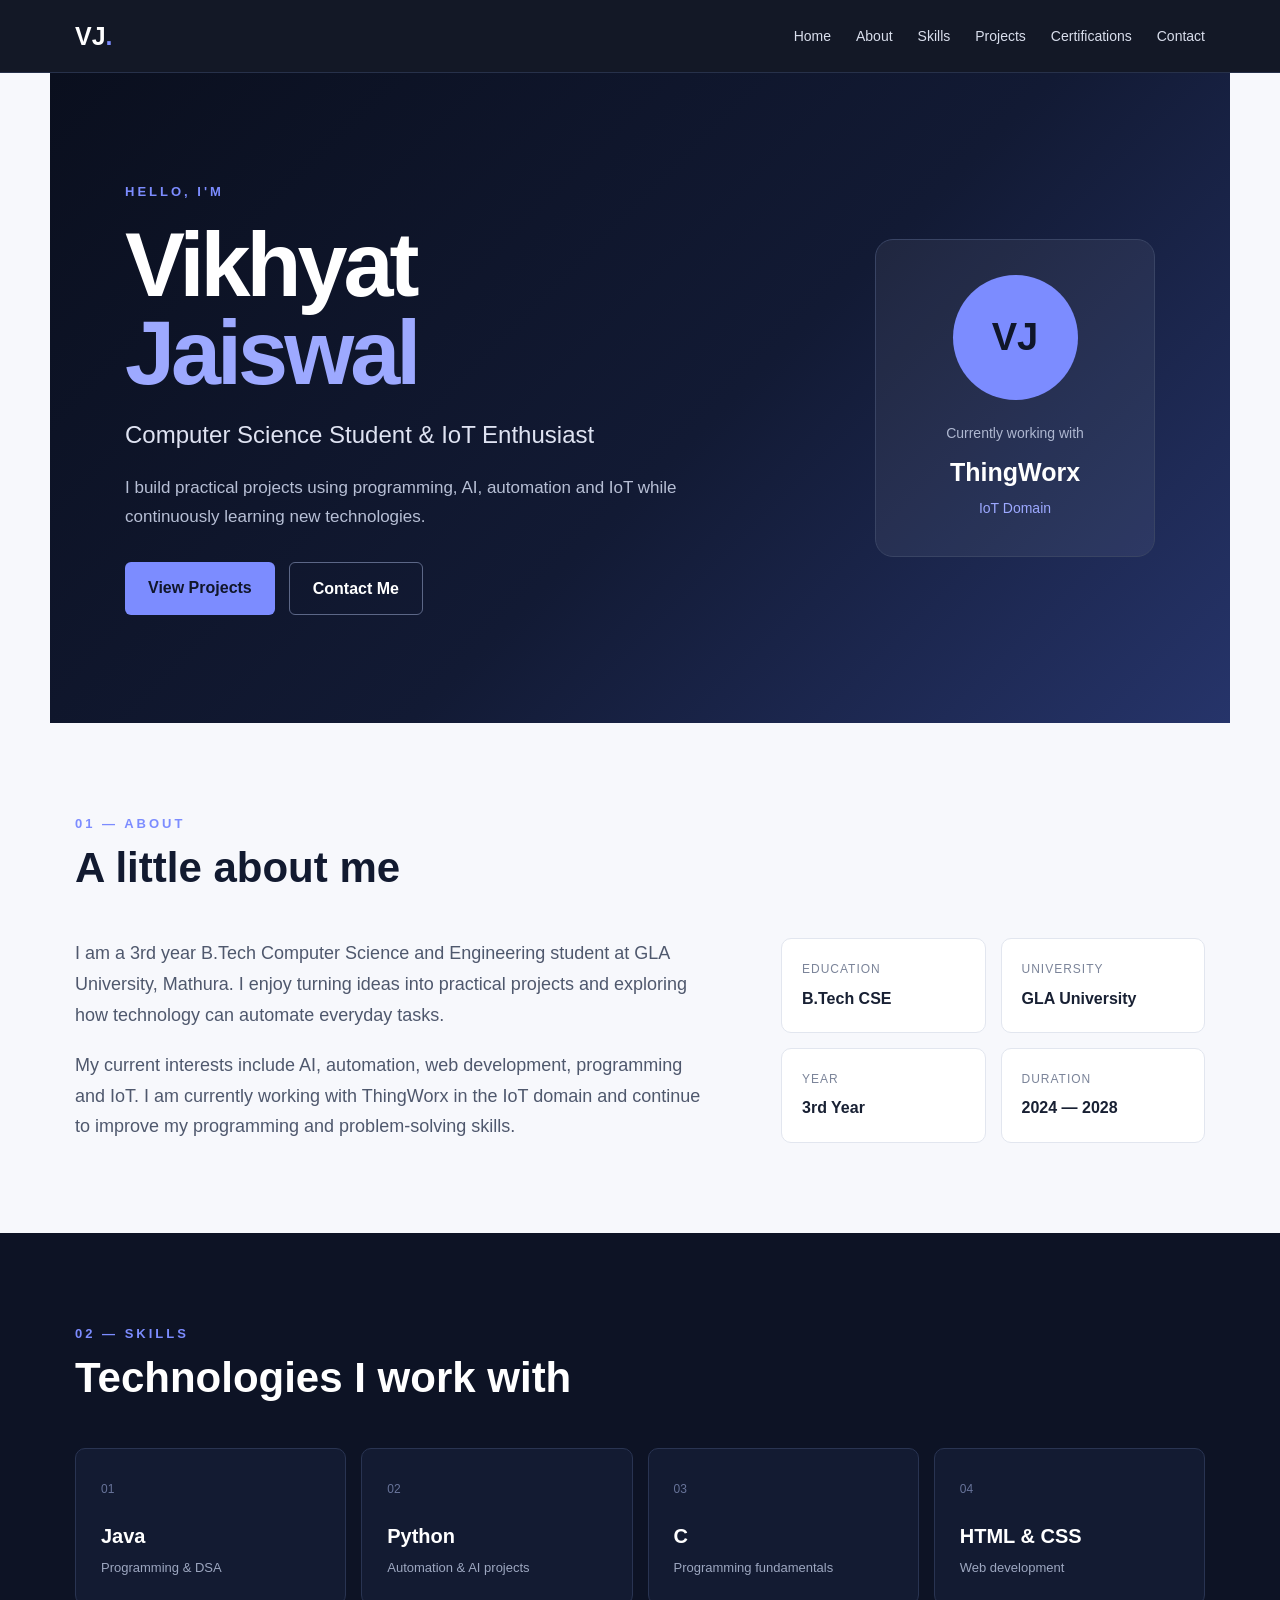
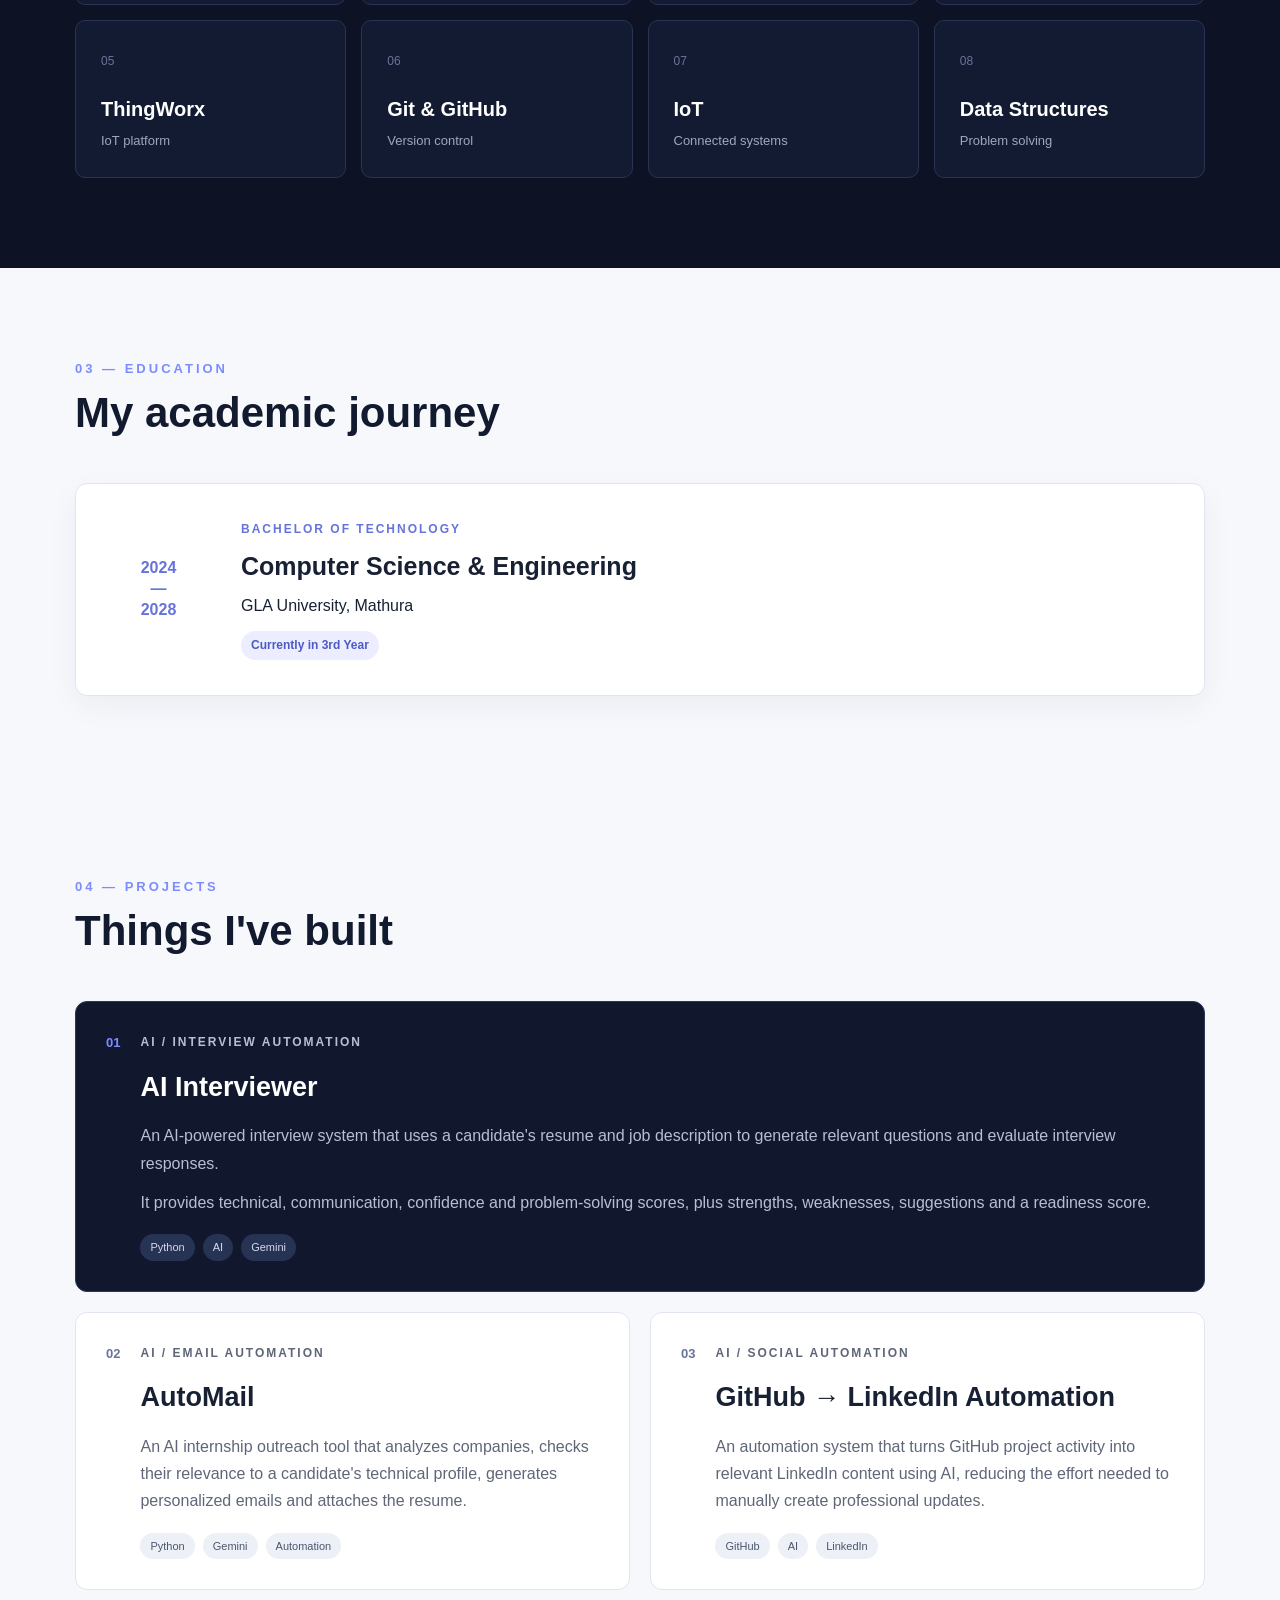
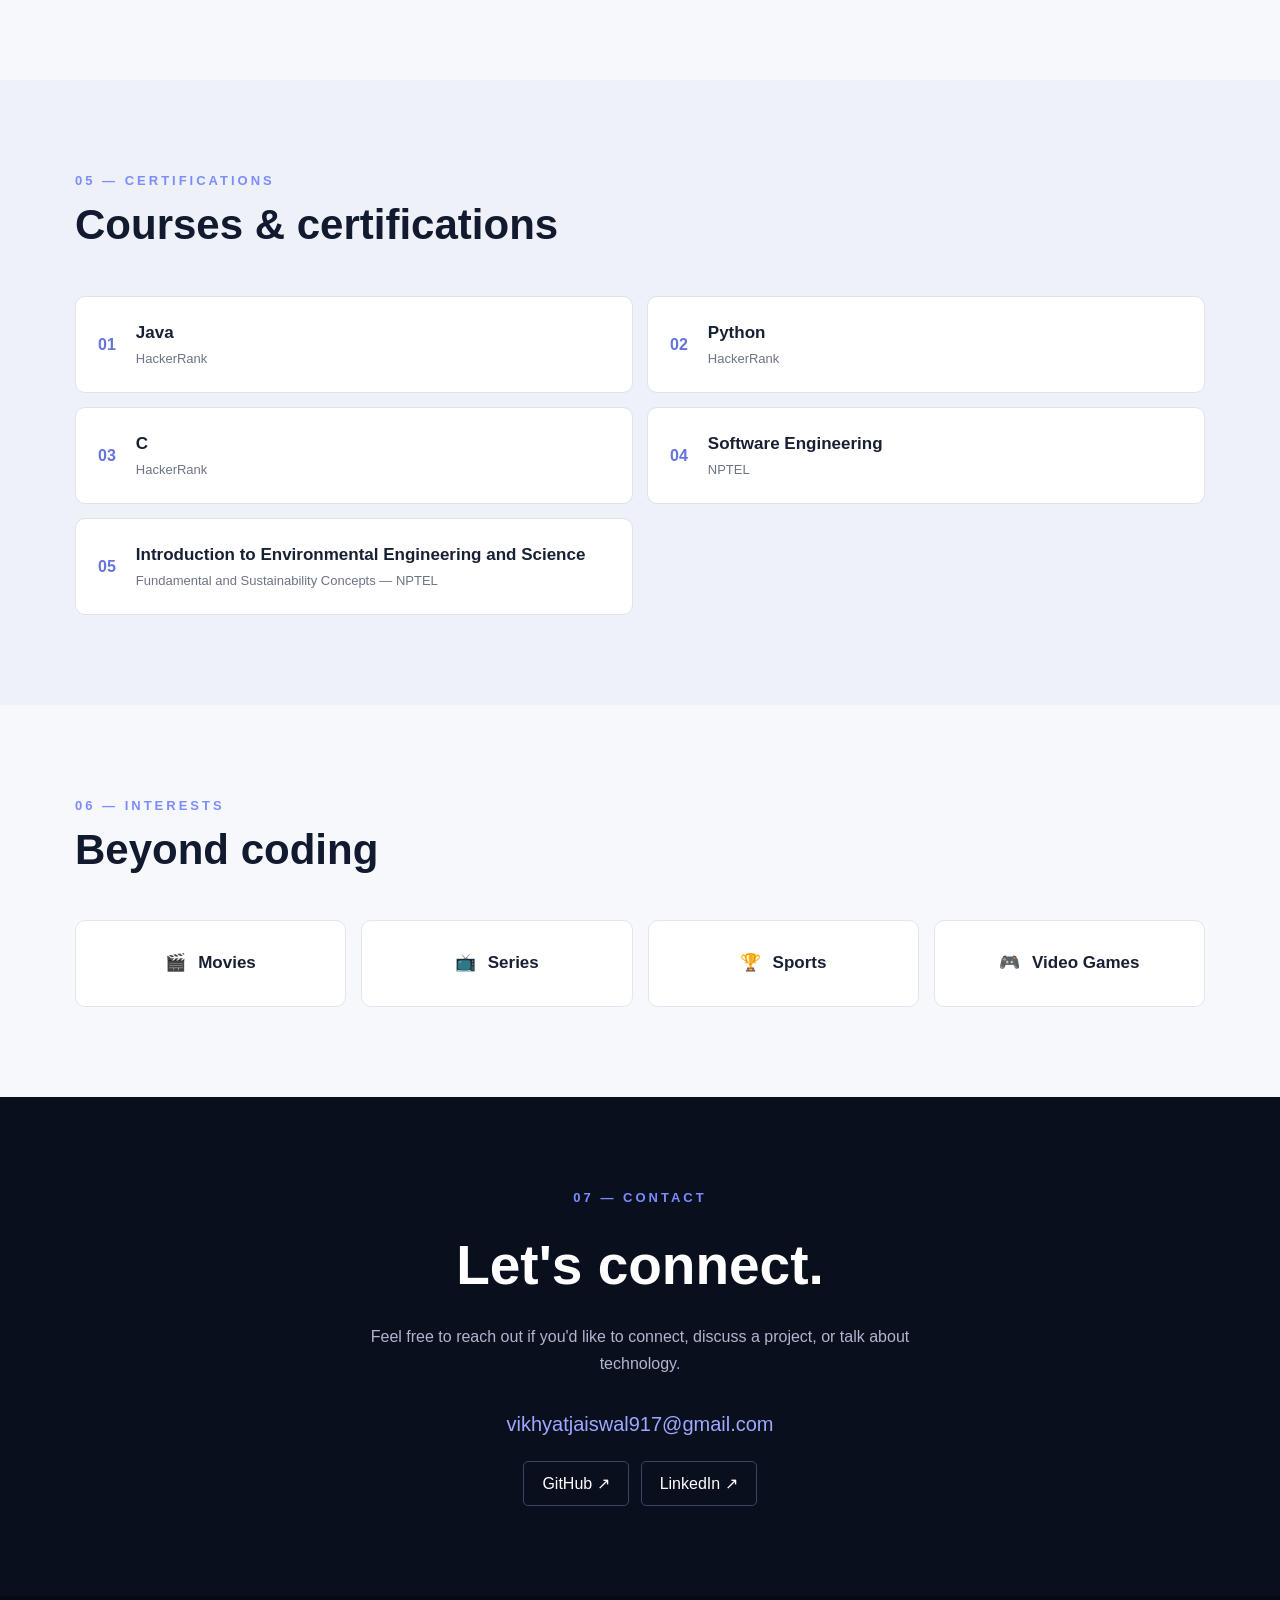
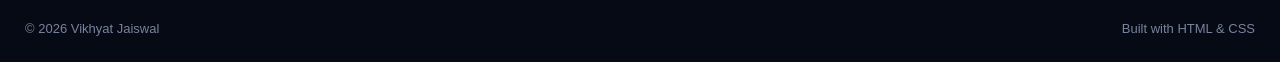
<file: index.html>
<!DOCTYPE html>
<html lang="en">
<head>
    <meta charset="UTF-8">
    <meta name="viewport" content="width=device-width, initial-scale=1.0">
    <title>Vikhyat Jaiswal | Portfolio</title>
    <link rel="stylesheet" href="style.css">
</head>
<body>

<header>
    <nav class="navbar">
        <a href="#home" class="logo">VJ<span>.</span></a>

        <ul class="nav-links">
            <li><a href="#home">Home</a></li>
            <li><a href="#about">About</a></li>
            <li><a href="#skills">Skills</a></li>
            <li><a href="#projects">Projects</a></li>
            <li><a href="#certifications">Certifications</a></li>
            <li><a href="#contact">Contact</a></li>
        </ul>
    </nav>
</header>

<main>

<section id="home" class="hero">
    <div class="hero-content">
        <p class="eyebrow">HELLO, I'M</p>
        <h1>Vikhyat<br><span>Jaiswal</span></h1>
        <h2>Computer Science Student &amp; IoT Enthusiast</h2>
        <p class="hero-text">
            I build practical projects using programming, AI, automation
            and IoT while continuously learning new technologies.
        </p>

        <div class="hero-buttons">
            <a href="#projects" class="btn primary-btn">View Projects</a>
            <a href="#contact" class="btn secondary-btn">Contact Me</a>
        </div>
    </div>

    <div class="hero-card">
        <div class="circle">VJ</div>
        <p>Currently working with</p>
        <h3>ThingWorx</h3>
        <span>IoT Domain</span>
    </div>
</section>

<section id="about">
    <p class="section-label">01 — ABOUT</p>
    <h2 class="section-heading">A little about me</h2>

    <div class="about-grid">
        <div class="about-text">
            <p>
                I am a 3rd year B.Tech Computer Science and Engineering student
                at GLA University, Mathura. I enjoy turning ideas into practical
                projects and exploring how technology can automate everyday tasks.
            </p>
            <p>
                My current interests include AI, automation, web development,
                programming and IoT. I am currently working with ThingWorx in
                the IoT domain and continue to improve my programming and
                problem-solving skills.
            </p>
        </div>

        <div class="quick-info">
            <div>
                <span>Education</span>
                <strong>B.Tech CSE</strong>
            </div>
            <div>
                <span>University</span>
                <strong>GLA University</strong>
            </div>
            <div>
                <span>Year</span>
                <strong>3rd Year</strong>
            </div>
            <div>
                <span>Duration</span>
                <strong>2024 — 2028</strong>
            </div>
        </div>
    </div>
</section>

<section id="skills" class="dark-section">
    <p class="section-label">02 — SKILLS</p>
    <h2 class="section-heading">Technologies I work with</h2>

    <div class="skills-grid">
        <div class="skill-card"><span>01</span><h3>Java</h3><p>Programming &amp; DSA</p></div>
        <div class="skill-card"><span>02</span><h3>Python</h3><p>Automation &amp; AI projects</p></div>
        <div class="skill-card"><span>03</span><h3>C</h3><p>Programming fundamentals</p></div>
        <div class="skill-card"><span>04</span><h3>HTML &amp; CSS</h3><p>Web development</p></div>
        <div class="skill-card"><span>05</span><h3>ThingWorx</h3><p>IoT platform</p></div>
        <div class="skill-card"><span>06</span><h3>Git &amp; GitHub</h3><p>Version control</p></div>
        <div class="skill-card"><span>07</span><h3>IoT</h3><p>Connected systems</p></div>
        <div class="skill-card"><span>08</span><h3>Data Structures</h3><p>Problem solving</p></div>
    </div>
</section>

<section id="education">
    <p class="section-label">03 — EDUCATION</p>
    <h2 class="section-heading">My academic journey</h2>

    <div class="timeline-card">
        <div class="year">2024<br>—<br>2028</div>
        <div>
            <p class="card-label">BACHELOR OF TECHNOLOGY</p>
            <h3>Computer Science &amp; Engineering</h3>
            <p>GLA University, Mathura</p>
            <span class="current-badge">Currently in 3rd Year</span>
        </div>
    </div>
</section>

<section id="projects">
    <p class="section-label">04 — PROJECTS</p>
    <h2 class="section-heading">Things I've built</h2>

    <div class="projects-grid">
        <article class="project-card featured">
            <div class="project-number">01</div>
            <div class="project-content">
                <p class="project-type">AI / INTERVIEW AUTOMATION</p>
                <h3>AI Interviewer</h3>
                <p>
                    An AI-powered interview system that uses a candidate's resume
                    and job description to generate relevant questions and evaluate
                    interview responses.
                </p>
                <p>
                    It provides technical, communication, confidence and
                    problem-solving scores, plus strengths, weaknesses,
                    suggestions and a readiness score.
                </p>
                <div class="tags">
                    <span>Python</span><span>AI</span><span>Gemini</span>
                </div>
            </div>
        </article>

        <article class="project-card">
            <div class="project-number">02</div>
            <div class="project-content">
                <p class="project-type">AI / EMAIL AUTOMATION</p>
                <h3>AutoMail</h3>
                <p>
                    An AI internship outreach tool that analyzes companies,
                    checks their relevance to a candidate's technical profile,
                    generates personalized emails and attaches the resume.
                </p>
                <div class="tags">
                    <span>Python</span><span>Gemini</span><span>Automation</span>
                </div>
            </div>
        </article>

        <article class="project-card">
            <div class="project-number">03</div>
            <div class="project-content">
                <p class="project-type">AI / SOCIAL AUTOMATION</p>
                <h3>GitHub → LinkedIn Automation</h3>
                <p>
                    An automation system that turns GitHub project activity into
                    relevant LinkedIn content using AI, reducing the effort needed
                    to manually create professional updates.
                </p>
                <div class="tags">
                    <span>GitHub</span><span>AI</span><span>LinkedIn</span>
                </div>
            </div>
        </article>
    </div>
</section>

<section id="certifications" class="soft-section">
    <p class="section-label">05 — CERTIFICATIONS</p>
    <h2 class="section-heading">Courses &amp; certifications</h2>

    <div class="cert-list">
        <div class="cert-item"><span>01</span><div><h3>Java</h3><p>HackerRank</p></div></div>
        <div class="cert-item"><span>02</span><div><h3>Python</h3><p>HackerRank</p></div></div>
        <div class="cert-item"><span>03</span><div><h3>C</h3><p>HackerRank</p></div></div>
        <div class="cert-item"><span>04</span><div><h3>Software Engineering</h3><p>NPTEL</p></div></div>
        <div class="cert-item"><span>05</span><div><h3>Introduction to Environmental Engineering and Science</h3><p>Fundamental and Sustainability Concepts — NPTEL</p></div></div>
    </div>
</section>

<section id="hobbies">
    <p class="section-label">06 — INTERESTS</p>
    <h2 class="section-heading">Beyond coding</h2>

    <div class="hobbies-grid">
        <div>🎬 <strong>Movies</strong></div>
        <div>📺 <strong>Series</strong></div>
        <div>🏆 <strong>Sports</strong></div>
        <div>🎮 <strong>Video Games</strong></div>
    </div>
</section>

<section id="contact" class="contact-section">
    <p class="section-label">07 — CONTACT</p>
    <h2 class="contact-heading">Let's connect.</h2>
    <p class="contact-text">
        Feel free to reach out if you'd like to connect, discuss a project,
        or talk about technology.
    </p>

    <a class="email-link" href="mailto:vikhyatjaiswal917@gmail.com">
        vikhyatjaiswal917@gmail.com
    </a>

    <div class="social-links">
        <a href="https://github.com/VikhyatJais" target="_blank">GitHub ↗</a>
        <a href="https://www.linkedin.com/in/vikhyat-jaiswal-468528326/" target="_blank">LinkedIn ↗</a>
    </div>
</section>

</main>

<footer>
    <p>© 2026 Vikhyat Jaiswal</p>
    <p>Built with HTML &amp; CSS</p>
</footer>

</body>
</html>
</file>
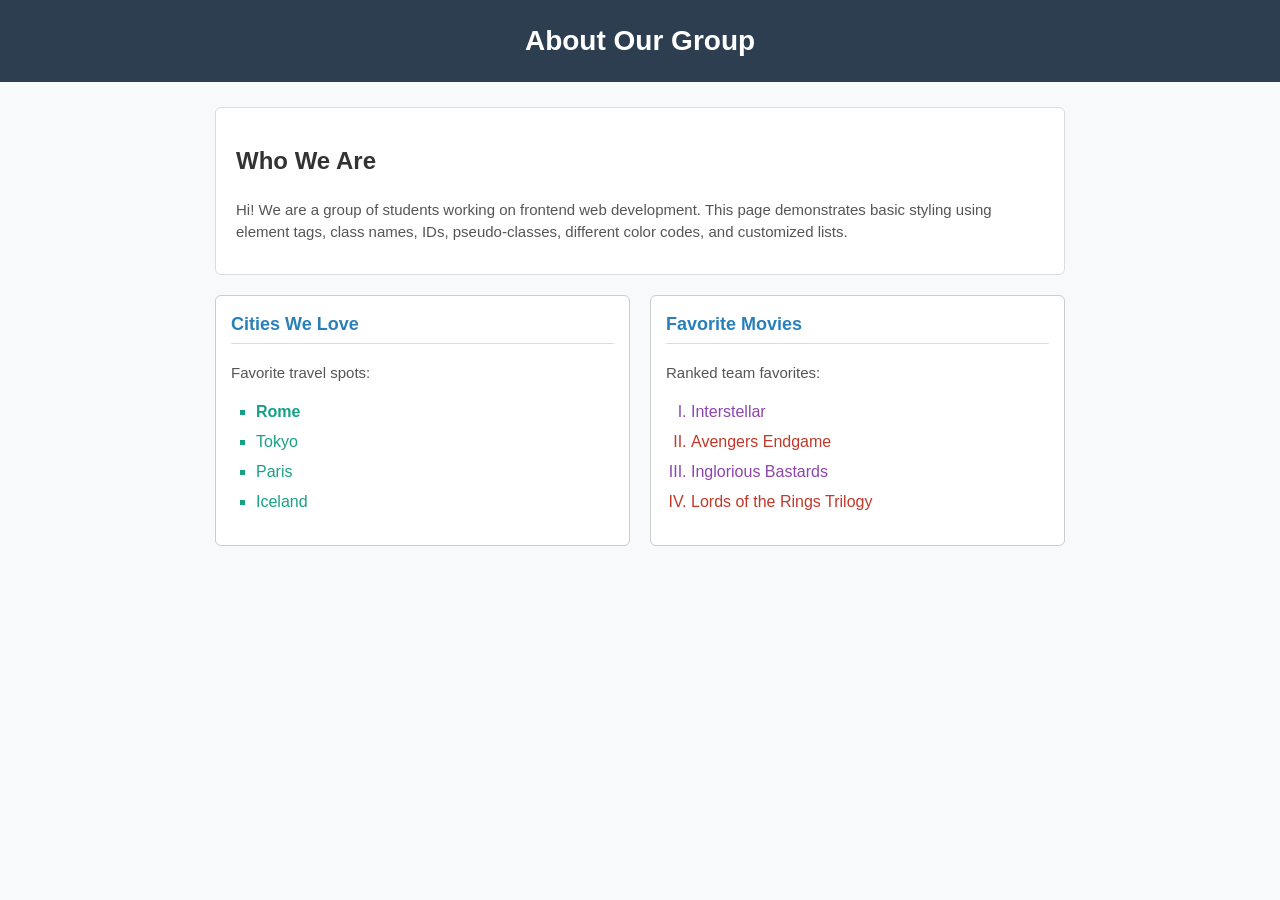
<file: AboutUs.html>
<!DOCTYPE html>
<html lang="en">
<head>
  <meta charset="UTF-8">
  <title>About Us - Web Dev Project</title>
  
  <style>
    body {
      font-family: Arial, Helvetica, sans-serif;
      line-height: 1.5;
      margin: 0;
      padding: 0;
      background-color: #f7f9fa;
      color: #333333;
    }

    header {
      background-color: #2c3e50;
      color: #ffffff;
      text-align: center;
      padding: 20px;
    }

    h1 {
      margin: 0;
      font-size: 28px;
    }

    p {
      font-size: 15px;
      color: #555555;
    }

    #page-wrapper {
      width: 85%;
      max-width: 850px;
      margin: 25px auto;
    }

    #about-intro {
      background-color: #ffffff;
      padding: 15px 20px;
      border: 1px solid #dddddd;
      border-radius: 6px;
      margin-bottom: 20px;
    }

    .list-container {
      display: flex;
      gap: 20px;
      flex-wrap: wrap;
    }

    .info-card {
      flex: 1;
      min-width: 250px;
      background-color: rgb(255, 255, 255);
      border: 1px solid rgb(200, 205, 210);
      padding: 15px;
      border-radius: 6px;
    }

    .heading-style {
      font-size: 18px;
      color: rgb(41, 128, 185);
      margin-top: 0;
      border-bottom: 1px solid rgb(220, 220, 220);
      padding-bottom: 5px;
    }

    ul, ol {
      padding-left: 25px;
      color: #444444;
    }

    li {
      margin-bottom: 6px;
    }

    .city-list {
      list-style-type: square;
    }

    .city-list li {
      color: #16a085;
    }

    .movie-list {
      list-style-type: upper-roman;
    }

    .movie-list li {
      color: rgb(142, 68, 173);
    }

    .info-card:hover {
      background-color: rgb(245, 248, 250);
      border-color: rgb(150, 160, 170);
    }

    .city-list li:first-child {
      font-weight: bold;
    }

    .movie-list li:nth-child(even) {
      color: rgb(192, 57, 43);
    }
  </style>
</head>
<body>

  <header>
    <h1>About Our Group</h1>
    
  </header>

  <div id="page-wrapper">
    
    <div id="about-intro">
      <h2>Who We Are</h2>
      <p>
        Hi! We are a group of students working on frontend web development. This page demonstrates basic styling using element tags, class names, IDs, pseudo-classes, different color codes, and customized lists.
      </p>
    </div>

    <div class="list-container">
      
      <div class="info-card">
        <h3 class="heading-style">Cities We Love</h3>
        <p>Favorite travel spots:</p>
        <ul class="city-list">
          <li>Rome</li>
          <li>Tokyo</li>
          <li>Paris</li>
          <li>Iceland</li>
        </ul>
      </div>

      <div class="info-card">
        <h3 class="heading-style">Favorite Movies</h3>
        <p>Ranked team favorites:</p>
        <ol class="movie-list">
          <li>Interstellar</li>
          <li>Avengers Endgame</li>
          <li>Inglorious Bastards</li>
          <li>Lords of the Rings Trilogy</li>
        </ol>
      </div>

    </div>

  </div>

</body>
</html>
</file>
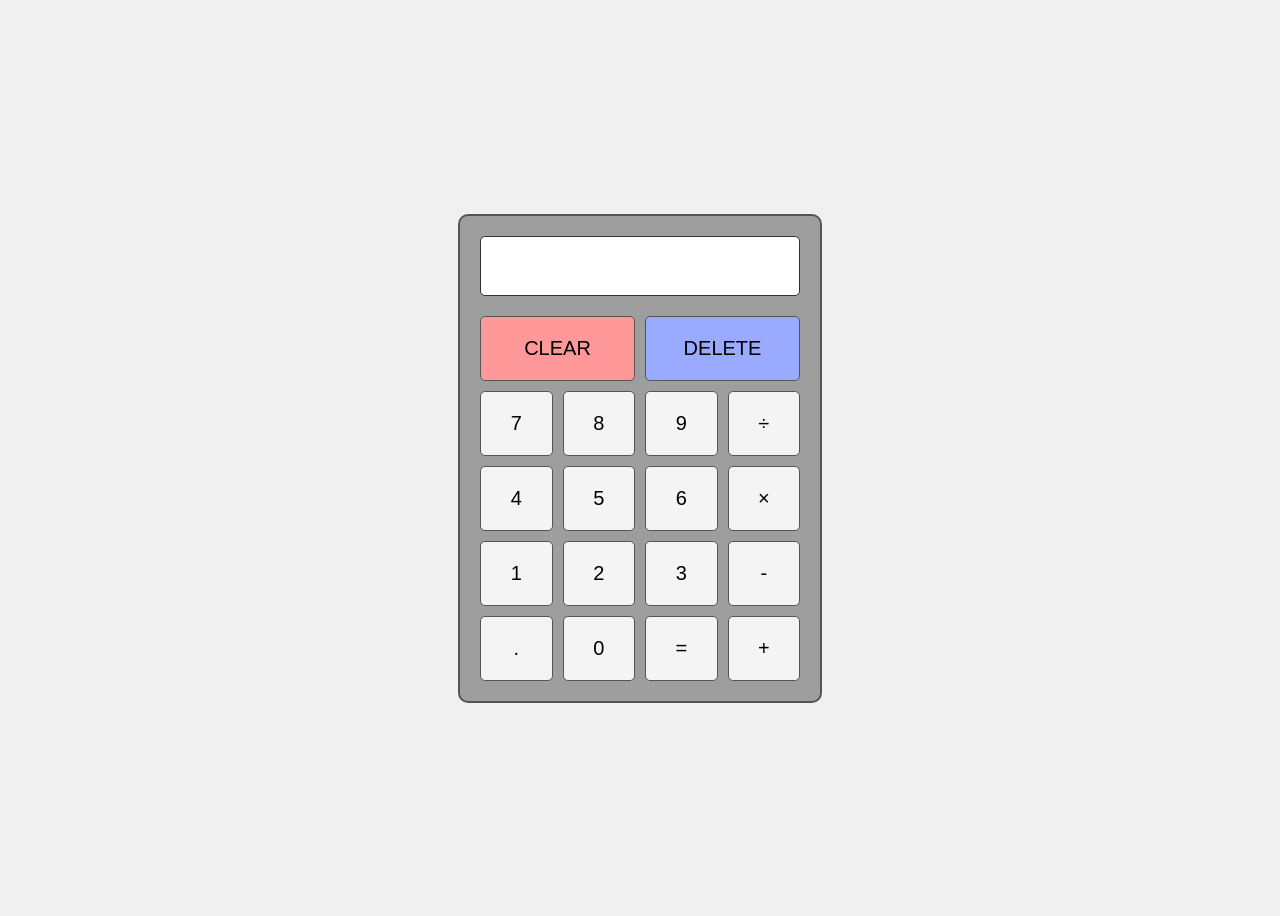
<file: Cal.html>
<!DOCTYPE html>
<html>
<head>
    <title>Basic Calculator</title>
    <style>
        body {
            display: flex;
            justify-content: center;
            align-items: center;
            height: 100vh;
            background-color: #f0f0f0;
            font-family: Arial, sans-serif;
        }
        .calculator {
            background-color: #9e9e9e;
            padding: 20px;
            border-radius: 10px;
            width: 320px;
            border: 2px solid #555;
        }
        #screen {
            width: 100%;
            height: 60px;
            font-size: 30px;
            text-align: right;
            margin-bottom: 20px;
            border-radius: 5px;
            border: 1px solid #333;
            background-color: white;
            box-sizing: border-box; 
            padding: 10px;
        }
        .buttons {
            display: grid;
            grid-template-columns: repeat(4, 1fr);
            gap: 10px;
        }
        button {
            padding: 20px 0;
            font-size: 20px;
            border-radius: 5px;
            border: 1px solid #555;
            background-color: #f4f4f4;
            cursor: pointer;
            transition: 0.2s;
        }

        button:hover {
            background-color: #ddd;
        }

        .span-two {
            grid-column: span 2;
        }

        /* Colors matching your image */
        .clear-btn { background-color: #ff9999; }
        .clear-btn:hover { background-color: #ff7777; }
        
        .delete-btn { background-color: #99aaff; }
        .delete-btn:hover { background-color: #7788ff; }
    </style>
</head>
<body>

    <div class="calculator">
        <!-- The screen where numbers show up -->
        <input type="text" id="screen" disabled>

        <div class="buttons">
            <!-- Row 1 -->
            <button class="span-two clear-btn" onclick="clearScreen()">CLEAR</button>
            <button class="span-two delete-btn" onclick="deleteLast()">DELETE</button>

            <!-- Row 2 -->
            <button onclick="addNumber('7')">7</button>
            <button onclick="addNumber('8')">8</button>
            <button onclick="addNumber('9')">9</button>
            <button onclick="addNumber('/')">÷</button>

            <!-- Row 3 -->
            <button onclick="addNumber('4')">4</button>
            <button onclick="addNumber('5')">5</button>
            <button onclick="addNumber('6')">6</button>
            <button onclick="addNumber('*')">×</button>

            <!-- Row 4 -->
            <button onclick="addNumber('1')">1</button>
            <button onclick="addNumber('2')">2</button>
            <button onclick="addNumber('3')">3</button>
            <button onclick="addNumber('-')">-</button>

            <!-- Row 5 -->
            <button onclick="addNumber('.')">.</button>
            <button onclick="addNumber('0')">0</button>
            <button onclick="calculate()">=</button>
            <button onclick="addNumber('+')">+</button>
        </div>
    </div>

    <script>
        let screen = document.getElementById('screen');

        function addNumber(character) {
            screen.value = screen.value + character;
        }

     
        function clearScreen() {
            screen.value = '';
        }
        function deleteLast() {
            screen.value = screen.value.slice(0, -1);
        }

        function calculate() {
    
    if (screen.value === '') {
        return;
    }

    if (screen.value === '404') {
        screen.value = 'Error Not Found';
        return; 
    }

    screen.value = eval(screen.value);
}
    </script>

</body>
</html>
</file>
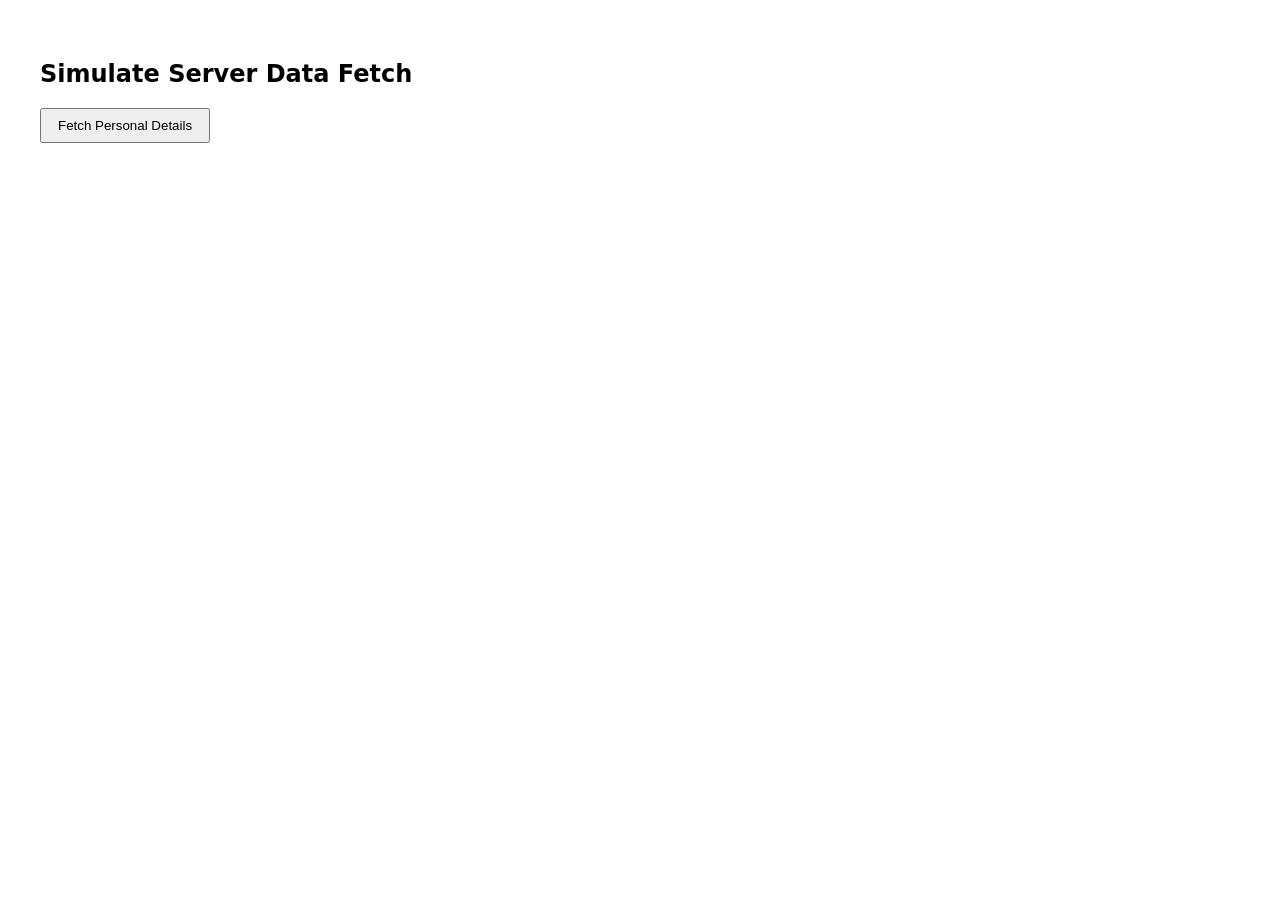
<file: Promises.html>
<!DOCTYPE html>
<html lang="en">
<head>
    <meta charset="UTF-8">
    <meta name="viewport" content="width=device-width, initial-scale=1.0">
    <title>Task 9: Asynchronous Fetch</title>
    <style>
        body { font-family: system-ui, sans-serif; padding: 2rem; }
        button { padding: 8px 16px; cursor: pointer; }
        #output { margin-top: 1rem; padding: 1rem; border: 1px solid #ccc; display: none; line-height: 1.5; }
    </style>
</head>
<body>

    <h2>Simulate Server Data Fetch</h2>
    <button id="fetchBtn">Fetch Personal Details</button>
    <div id="output"></div>

    <script>
        function simulateDataFetch() {
            return new Promise((resolve) => {
                const personalDetails = {
                    name: "Vikhyat Jaiswal",
                    university: "GLA University",
                    major: "Computer Science",
                    location: "Mathura"
                };

                setTimeout(() => {
                    resolve(personalDetails);
                }, 2000);
            });
        }

        document.getElementById('fetchBtn').addEventListener('click', () => {
            const outputDiv = document.getElementById('output');
            outputDiv.style.display = 'block';
            outputDiv.innerText = "Fetching data (2-second delay)...";

            simulateDataFetch().then((data) => {
                outputDiv.innerHTML = `
                    <strong>Name:</strong> ${data.name} <br>
                    <strong>University:</strong> ${data.university} <br>
                    <strong>Major:</strong> ${data.major} <br>
                    <strong>Location:</strong> ${data.location}
                `;
            });
        });
    </script>

</body>
</html>
</file>
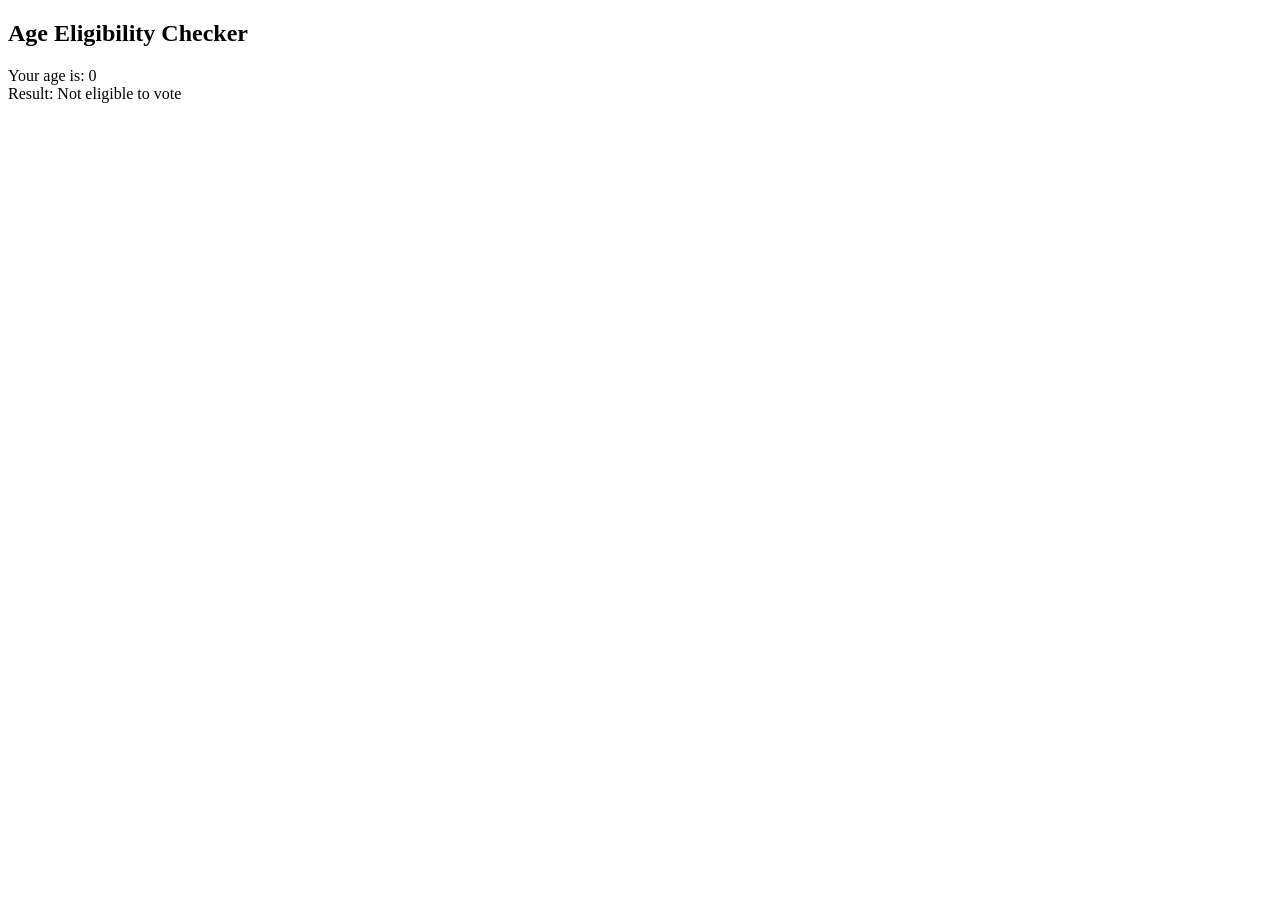
<file: Task5.html>
<!DOCTYPE html>
<html>
<head>
    <title>Age Eligibility Checker</title>
</head>
<body>
    <script>
        
        let age = Number(prompt("Enter your age:"));

        
        if (age >= 18) {
            alert("You are eligible to vote.");
        } else {
            alert("You are not eligible to vote.");
        }

        let result = age >= 18
            ? "Eligible to vote"
            : "Not eligible to vote";

        
        document.write("<h2>Age Eligibility Checker</h2>");
        document.write("Your age is: " + age + "<br>");
        document.write("Result: " + result);
    </script>
</body>
</html>
</file>
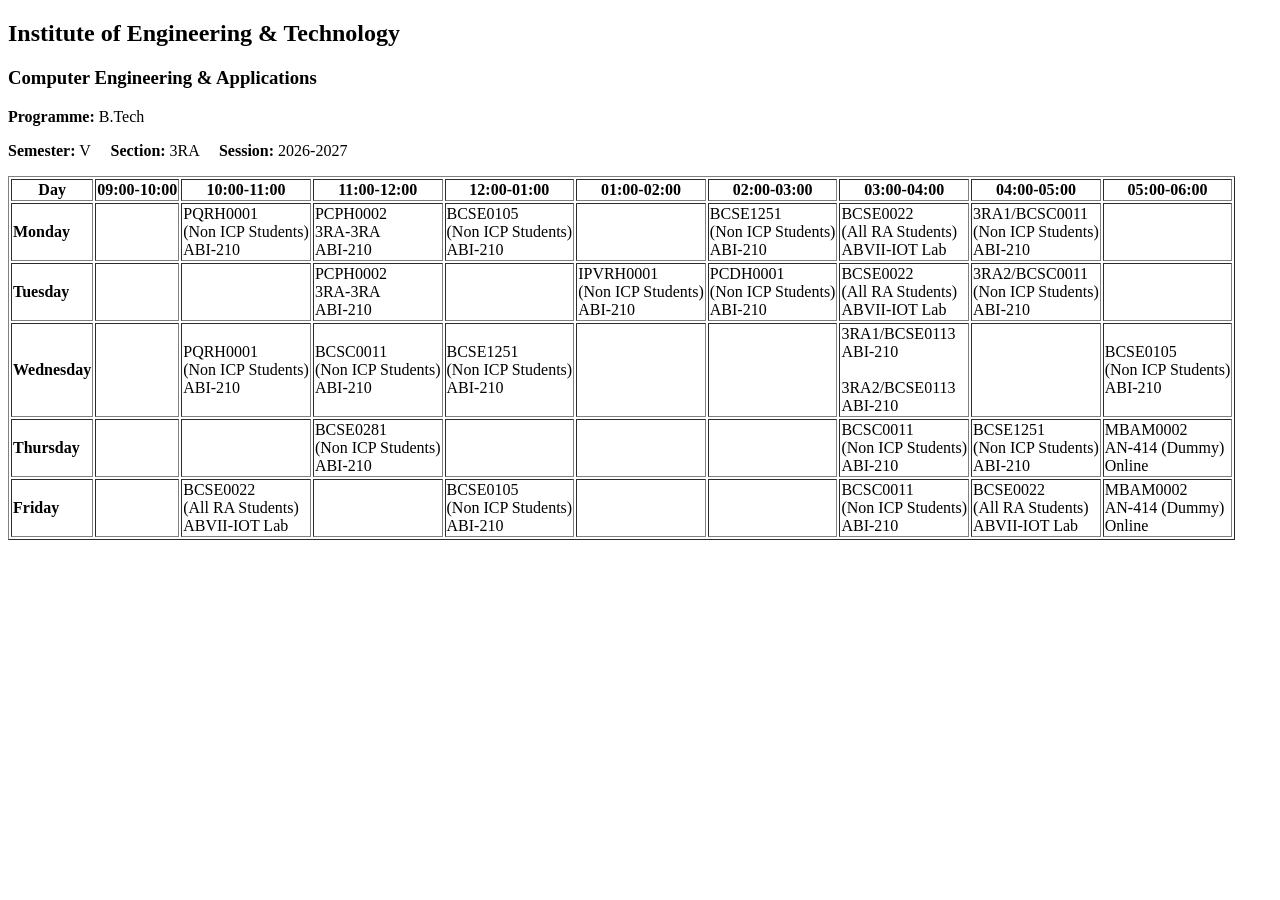
<file: timetable.html>
<!DOCTYPE html>
<html>
<head>
    <title>Academic Timetable</title>
</head>
<body>

    <h2>Institute of Engineering & Technology</h2>
    <h3>Computer Engineering & Applications</h3>

    <p><b>Programme:</b> B.Tech</p>
    <p>
        <b>Semester:</b> V &nbsp;&nbsp;&nbsp;
        <b>Section:</b> 3RA &nbsp;&nbsp;&nbsp;
        <b>Session:</b> 2026-2027
    </p>

    <table border="1">
        <thead>
            <tr>
                <th>Day</th>
                <th>09:00-10:00</th>
                <th>10:00-11:00</th>
                <th>11:00-12:00</th>
                <th>12:00-01:00</th>
                <th>01:00-02:00</th>
                <th>02:00-03:00</th>
                <th>03:00-04:00</th>
                <th>04:00-05:00</th>
                <th>05:00-06:00</th>
            </tr>
        </thead>

        <tbody>
            <tr>
                <td><b>Monday</b></td>
                <td></td>
                <td>PQRH0001<br>(Non ICP Students)<br>ABI-210</td>
                <td>PCPH0002<br>3RA-3RA<br>ABI-210</td>
                <td>BCSE0105<br>(Non ICP Students)<br>ABI-210</td>
                <td></td>
                <td>BCSE1251<br>(Non ICP Students)<br>ABI-210</td>
                <td>BCSE0022<br>(All RA Students)<br>ABVII-IOT Lab</td>
                <td>3RA1/BCSC0011<br>(Non ICP Students)<br>ABI-210</td>
                <td></td>
            </tr>

            <tr>
                <td><b>Tuesday</b></td>
                <td></td>
                <td></td>
                <td>PCPH0002<br>3RA-3RA<br>ABI-210</td>
                <td></td>
                <td>IPVRH0001<br>(Non ICP Students)<br>ABI-210</td>
                <td>PCDH0001<br>(Non ICP Students)<br>ABI-210</td>
                <td>BCSE0022<br>(All RA Students)<br>ABVII-IOT Lab</td>
                <td>3RA2/BCSC0011<br>(Non ICP Students)<br>ABI-210</td>
                <td></td>
            </tr>

            <tr>
                <td><b>Wednesday</b></td>
                <td></td>
                <td>PQRH0001<br>(Non ICP Students)<br>ABI-210</td>
                <td>BCSC0011<br>(Non ICP Students)<br>ABI-210</td>
                <td>BCSE1251<br>(Non ICP Students)<br>ABI-210</td>
                <td></td>
                <td></td>
                <td>
                    3RA1/BCSE0113<br>ABI-210<br><br>
                    3RA2/BCSE0113<br>ABI-210
                </td>
                <td></td>
                <td>BCSE0105<br>(Non ICP Students)<br>ABI-210</td>
            </tr>

            <tr>
                <td><b>Thursday</b></td>
                <td></td>
                <td></td>
                <td>BCSE0281<br>(Non ICP Students)<br>ABI-210</td>
                <td></td>
                <td></td>
                <td></td>
                <td>BCSC0011<br>(Non ICP Students)<br>ABI-210</td>
                <td>BCSE1251<br>(Non ICP Students)<br>ABI-210</td>
                <td>MBAM0002<br>AN-414 (Dummy)<br>Online</td>
            </tr>

            <tr>
                <td><b>Friday</b></td>
                <td></td>
                <td>BCSE0022<br>(All RA Students)<br>ABVII-IOT Lab</td>
                <td></td>
                <td>BCSE0105<br>(Non ICP Students)<br>ABI-210</td>
                <td></td>
                <td></td>
                <td>BCSC0011<br>(Non ICP Students)<br>ABI-210</td>
                <td>BCSE0022<br>(All RA Students)<br>ABVII-IOT Lab</td>
                <td>MBAM0002<br>AN-414 (Dummy)<br>Online</td>
            </tr>
        </tbody>
    </table>

</body>
</html>
</file>
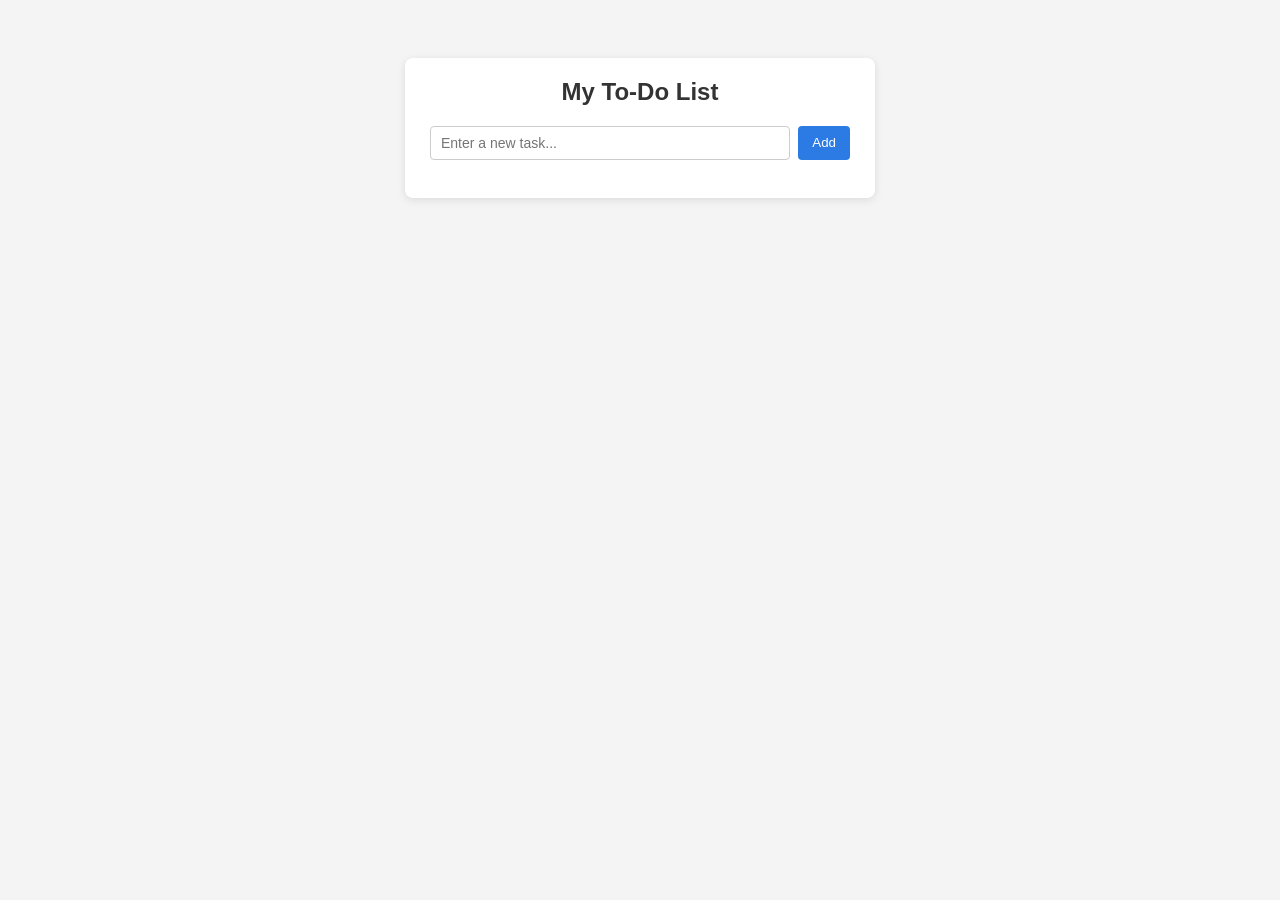
<file: ToDoList.html>
<!DOCTYPE html>
<html lang="en">
<head>
  <meta charset="UTF-8">
  <title>Task 8 - Extended To-Do List</title>
  <style>
    body {
      font-family: Arial, sans-serif;
      background-color: #f4f4f4;
      display: flex;
      justify-content: center;
      padding-top: 50px;
    }

    .container {
      background: #fff;
      padding: 20px 25px;
      border-radius: 8px;
      width: 420px;
      box-shadow: 0 2px 8px rgba(0, 0, 0, 0.1);
    }

    h2 {
      margin-top: 0;
      text-align: center;
      color: #333;
    }

    .input-box {
      display: flex;
      gap: 8px;
      margin-bottom: 18px;
    }

    #taskInput {
      flex: 1;
      padding: 8px 10px;
      border: 1px solid #ccc;
      border-radius: 4px;
      font-size: 14px;
    }

    #addBtn {
      padding: 8px 14px;
      background-color: #2c7be5;
      color: white;
      border: none;
      border-radius: 4px;
      cursor: pointer;
    }

    #addBtn:hover {
      background-color: #1a68d1;
    }

    ul {
      list-style: none;
      padding: 0;
      margin: 0;
    }

    li {
      display: flex;
      align-items: center;
      justify-content: space-between;
      padding: 8px 10px;
      border: 1px solid #e0e0e0;
      border-radius: 4px;
      margin-bottom: 8px;
      background-color: #fafafa;
    }

    .task-left {
      display: flex;
      align-items: center;
      gap: 8px;
      flex: 1;
    }

    .completed {
      text-decoration: line-through;
      color: #888;
    }

    .btn-group button {
      margin-left: 4px;
      padding: 4px 7px;
      border: 1px solid #ccc;
      background-color: #fff;
      border-radius: 3px;
      cursor: pointer;
      font-size: 12px;
    }

    .btn-group button:hover {
      background-color: #eee;
    }

    .delete-btn {
      color: #d93025;
    }
  </style>
</head>
<body>

  <div class="container">
    <h2>My To-Do List</h2>
    <div class="input-box">
      <input type="text" id="taskInput" placeholder="Enter a new task...">
      <button id="addBtn">Add</button>
    </div>
    <ul id="taskList"></ul>
  </div>

  <script>
    const taskInput = document.getElementById("taskInput");
    const addBtn = document.getElementById("addBtn");
    const taskList = document.getElementById("taskList");

    function addTask() {
      const text = taskInput.value.trim();
      if (text === "") {
        alert("Please enter a task.");
        return;
      }

      // Create main list item
      const li = document.createElement("li");

      // Left side: checkbox + task text
      const leftDiv = document.createElement("div");
      leftDiv.className = "task-left";

      const checkbox = document.createElement("input");
      checkbox.type = "checkbox";

      const span = document.createElement("span");
      span.textContent = text;

      checkbox.addEventListener("change", function () {
        span.classList.toggle("completed", checkbox.checked);
      });

      leftDiv.appendChild(checkbox);
      leftDiv.appendChild(span);

      // Right side: up, down, and delete buttons
      const btnGroup = document.createElement("div");
      btnGroup.className = "btn-group";

      const upBtn = document.createElement("button");
      upBtn.textContent = "↑";
      upBtn.title = "Move Up";
      upBtn.addEventListener("click", function () {
        const prevItem = li.previousElementSibling;
        if (prevItem) {
          taskList.insertBefore(li, prevItem);
        }
      });

      const downBtn = document.createElement("button");
      downBtn.textContent = "↓";
      downBtn.title = "Move Down";
      downBtn.addEventListener("click", function () {
        const nextItem = li.nextElementSibling;
        if (nextItem) {
          taskList.insertBefore(nextItem, li);
        }
      });

      const delBtn = document.createElement("button");
      delBtn.textContent = "✕";
      delBtn.className = "delete-btn";
      delBtn.title = "Delete";
      delBtn.addEventListener("click", function () {
        li.remove();
      });

      btnGroup.appendChild(upBtn);
      btnGroup.appendChild(downBtn);
      btnGroup.appendChild(delBtn);

      li.appendChild(leftDiv);
      li.appendChild(btnGroup);
      taskList.appendChild(li);

      taskInput.value = "";
      taskInput.focus();
    }

    addBtn.addEventListener("click", addTask);

    // Allow pressing Enter to add a task
    taskInput.addEventListener("keypress", function (e) {
      if (e.key === "Enter") {
        addTask();
      }
    });
  </script>

</body>
</html>
</file>
<file: style.css>
* {
    margin: 0;
    padding: 0;
    box-sizing: border-box;
}

html {
    scroll-behavior: smooth;
}

body {
    font-family: Arial, Helvetica, sans-serif;
    background: #f7f8fc;
    color: #182033;
    line-height: 1.7;
}

header {
    position: sticky;
    top: 0;
    z-index: 100;
    background: rgba(10, 15, 30, 0.96);
    border-bottom: 1px solid #27314a;
}

.navbar {
    max-width: 1180px;
    margin: auto;
    min-height: 72px;
    padding: 0 25px;
    display: flex;
    align-items: center;
    justify-content: space-between;
}

.logo {
    color: white;
    text-decoration: none;
    font-size: 25px;
    font-weight: bold;
}

.logo span {
    color: #7c8cff;
}

.nav-links {
    list-style: none;
    display: flex;
    gap: 25px;
}

.nav-links a {
    color: #d9deec;
    text-decoration: none;
    font-size: 14px;
    transition: 0.2s;
}

.nav-links a:hover {
    color: #9da9ff;
}

.hero {
    min-height: 650px;
    padding: 100px 25px;
    background: linear-gradient(135deg, #0a0f1e 0%, #121a34 55%, #26346a 100%);
    color: white;
    display: flex;
    justify-content: space-between;
    align-items: center;
    gap: 70px;
}

.hero-content {
    max-width: 720px;
    margin-left: max(0px, calc((100vw - 1180px) / 2));
}

.eyebrow,
.section-label {
    color: #7c8cff;
    font-size: 13px;
    font-weight: bold;
    letter-spacing: 3px;
}

.hero h1 {
    font-size: clamp(55px, 8vw, 90px);
    line-height: 0.98;
    margin: 18px 0;
    letter-spacing: -4px;
}

.hero h1 span {
    color: #9da9ff;
}

.hero h2 {
    color: #dfe3f2;
    font-size: 24px;
    font-weight: normal;
    margin-bottom: 18px;
}

.hero-text {
    color: #b7bfd5;
    font-size: 17px;
    max-width: 630px;
}

.hero-buttons {
    display: flex;
    gap: 14px;
    margin-top: 30px;
}

.btn {
    display: inline-block;
    padding: 12px 23px;
    border-radius: 6px;
    text-decoration: none;
    font-weight: bold;
    transition: 0.2s;
}

.primary-btn {
    background: #7c8cff;
    color: #10162a;
}

.primary-btn:hover {
    background: #a7b0ff;
    transform: translateY(-2px);
}

.secondary-btn {
    border: 1px solid #5c6787;
    color: white;
}

.secondary-btn:hover {
    background: #202a49;
}

.hero-card {
    width: 280px;
    margin-right: max(0px, calc((100vw - 1180px) / 2));
    padding: 35px;
    text-align: center;
    border: 1px solid #394464;
    border-radius: 18px;
    background: rgba(255,255,255,0.06);
}

.circle {
    width: 125px;
    height: 125px;
    margin: 0 auto 22px;
    border-radius: 50%;
    display: flex;
    align-items: center;
    justify-content: center;
    background: #7c8cff;
    color: #10162a;
    font-size: 38px;
    font-weight: bold;
}

.hero-card p {
    color: #aeb7d0;
    font-size: 14px;
}

.hero-card h3 {
    font-size: 25px;
    margin-top: 5px;
}

.hero-card span {
    color: #9da9ff;
    font-size: 14px;
}

section {
    max-width: 1180px;
    margin: auto;
    padding: 90px 25px;
}

.section-heading {
    font-size: 42px;
    line-height: 1.2;
    margin: 8px 0 45px;
    color: #121a30;
}

.about-grid {
    display: grid;
    grid-template-columns: 1.5fr 1fr;
    gap: 70px;
    align-items: start;
}

.about-text {
    font-size: 18px;
    color: #4f586d;
}

.about-text p + p {
    margin-top: 20px;
}

.quick-info {
    display: grid;
    grid-template-columns: 1fr 1fr;
    gap: 15px;
}

.quick-info div {
    padding: 20px;
    background: white;
    border: 1px solid #e2e6ef;
    border-radius: 10px;
}

.quick-info span {
    display: block;
    color: #7b8499;
    font-size: 12px;
    text-transform: uppercase;
    letter-spacing: 1px;
}

.quick-info strong {
    display: block;
    margin-top: 5px;
}

.dark-section {
    max-width: none;
    padding-left: max(25px, calc((100vw - 1130px) / 2));
    padding-right: max(25px, calc((100vw - 1130px) / 2));
    background: #0d1325;
    color: white;
}

.dark-section .section-heading {
    color: white;
}

.skills-grid {
    display: grid;
    grid-template-columns: repeat(4, 1fr);
    gap: 15px;
}

.skill-card {
    min-height: 150px;
    padding: 25px;
    border: 1px solid #293452;
    border-radius: 10px;
    background: #131b32;
    transition: 0.25s;
}

.skill-card:hover {
    transform: translateY(-5px);
    border-color: #7c8cff;
}

.skill-card span {
    color: #68749a;
    font-size: 12px;
}

.skill-card h3 {
    margin: 18px 0 4px;
    font-size: 20px;
}

.skill-card p {
    color: #9da7c0;
    font-size: 13px;
}

.timeline-card {
    display: flex;
    gap: 35px;
    align-items: center;
    background: white;
    border: 1px solid #e1e5ee;
    border-radius: 12px;
    padding: 35px;
    box-shadow: 0 10px 30px rgba(20, 30, 55, 0.05);
}

.year {
    min-width: 95px;
    color: #6673dd;
    font-weight: bold;
    text-align: center;
    line-height: 1.3;
}

.card-label,
.project-type {
    color: #6673dd;
    font-size: 12px;
    letter-spacing: 2px;
    font-weight: bold;
}

.timeline-card h3 {
    font-size: 25px;
    margin: 5px 0;
}

.current-badge {
    display: inline-block;
    margin-top: 12px;
    padding: 4px 10px;
    border-radius: 20px;
    background: #eceeff;
    color: #4d5ac4;
    font-size: 12px;
    font-weight: bold;
}

.projects-grid {
    display: grid;
    grid-template-columns: repeat(2, 1fr);
    gap: 20px;
}

.project-card {
    background: white;
    border: 1px solid #e1e5ee;
    border-radius: 12px;
    padding: 30px;
    display: flex;
    gap: 20px;
    transition: 0.25s;
}

.project-card:hover {
    transform: translateY(-6px);
    box-shadow: 0 15px 35px rgba(20, 30, 55, 0.09);
}

.project-card.featured {
    grid-column: span 2;
    background: #11182e;
    color: white;
    border-color: #2b385c;
}

.project-number {
    color: #68749a;
    font-size: 13px;
    font-weight: bold;
}

.project-card.featured .project-number {
    color: #7c8cff;
}

.project-card h3 {
    font-size: 27px;
    margin: 5px 0 12px;
}

.project-card p {
    color: #5e6678;
    margin-bottom: 12px;
}

.project-card.featured p {
    color: #b6bfd4;
}

.tags {
    display: flex;
    flex-wrap: wrap;
    gap: 8px;
    margin-top: 18px;
}

.tags span {
    padding: 4px 10px;
    border-radius: 20px;
    background: #edf0f7;
    color: #4b566d;
    font-size: 11px;
}

.featured .tags span {
    background: #273352;
    color: #d5daf0;
}

.soft-section {
    background: #eef1f7;
    max-width: none;
    padding-left: max(25px, calc((100vw - 1130px) / 2));
    padding-right: max(25px, calc((100vw - 1130px) / 2));
}

.cert-list {
    display: grid;
    grid-template-columns: 1fr 1fr;
    gap: 14px;
}

.cert-item {
    display: flex;
    gap: 20px;
    align-items: center;
    padding: 22px;
    background: white;
    border-radius: 10px;
    border: 1px solid #dde2ec;
}

.cert-item span {
    color: #6673dd;
    font-weight: bold;
}

.cert-item h3 {
    font-size: 17px;
}

.cert-item p {
    color: #6c7486;
    font-size: 13px;
}

.hobbies-grid {
    display: grid;
    grid-template-columns: repeat(4, 1fr);
    gap: 15px;
}

.hobbies-grid div {
    padding: 28px 20px;
    background: white;
    border: 1px solid #e1e5ee;
    border-radius: 10px;
    font-size: 17px;
    text-align: center;
}

.hobbies-grid strong {
    margin-left: 7px;
}

.contact-section {
    max-width: none;
    text-align: center;
    background: #0a0f1e;
    color: white;
}

.contact-heading {
    font-size: 55px;
    margin: 10px 0;
}

.contact-text {
    color: #aeb7ce;
    max-width: 550px;
    margin: auto;
}

.email-link {
    display: inline-block;
    margin: 30px 0 20px;
    color: #9da9ff;
    font-size: 20px;
    text-decoration: none;
}

.email-link:hover {
    text-decoration: underline;
}

.social-links {
    display: flex;
    justify-content: center;
    gap: 12px;
}

.social-links a {
    color: white;
    border: 1px solid #3a4564;
    padding: 8px 18px;
    border-radius: 5px;
    text-decoration: none;
}

.social-links a:hover {
    background: #1a2440;
}

footer {
    padding: 22px 25px;
    display: flex;
    justify-content: space-between;
    background: #060a14;
    color: #78839d;
    font-size: 13px;
}

@media (max-width: 900px) {
    .nav-links {
        gap: 12px;
    }

    .hero {
        flex-direction: column;
        align-items: flex-start;
    }

    .hero-card {
        margin: 0;
    }

    .skills-grid {
        grid-template-columns: repeat(2, 1fr);
    }

    .about-grid {
        grid-template-columns: 1fr;
    }

    .hobbies-grid {
        grid-template-columns: repeat(2, 1fr);
    }
}

@media (max-width: 650px) {
    .navbar {
        flex-direction: column;
        padding: 15px;
        gap: 12px;
    }

    .nav-links {
        flex-wrap: wrap;
        justify-content: center;
    }

    .hero {
        padding: 75px 20px;
    }

    .hero h1 {
        letter-spacing: -2px;
    }

    .hero h2 {
        font-size: 19px;
    }

    section {
        padding: 65px 20px;
    }

    .section-heading {
        font-size: 34px;
    }

    .skills-grid,
    .projects-grid,
    .cert-list {
        grid-template-columns: 1fr;
    }

    .project-card.featured {
        grid-column: span 1;
    }

    .project-card {
        flex-direction: column;
    }

    .timeline-card {
        flex-direction: column;
        align-items: flex-start;
    }

    .year {
        text-align: left;
    }

    .quick-info {
        grid-template-columns: 1fr;
    }

    .contact-heading {
        font-size: 42px;
    }

    footer {
        flex-direction: column;
        gap: 5px;
        text-align: center;
    }
}
</file>
